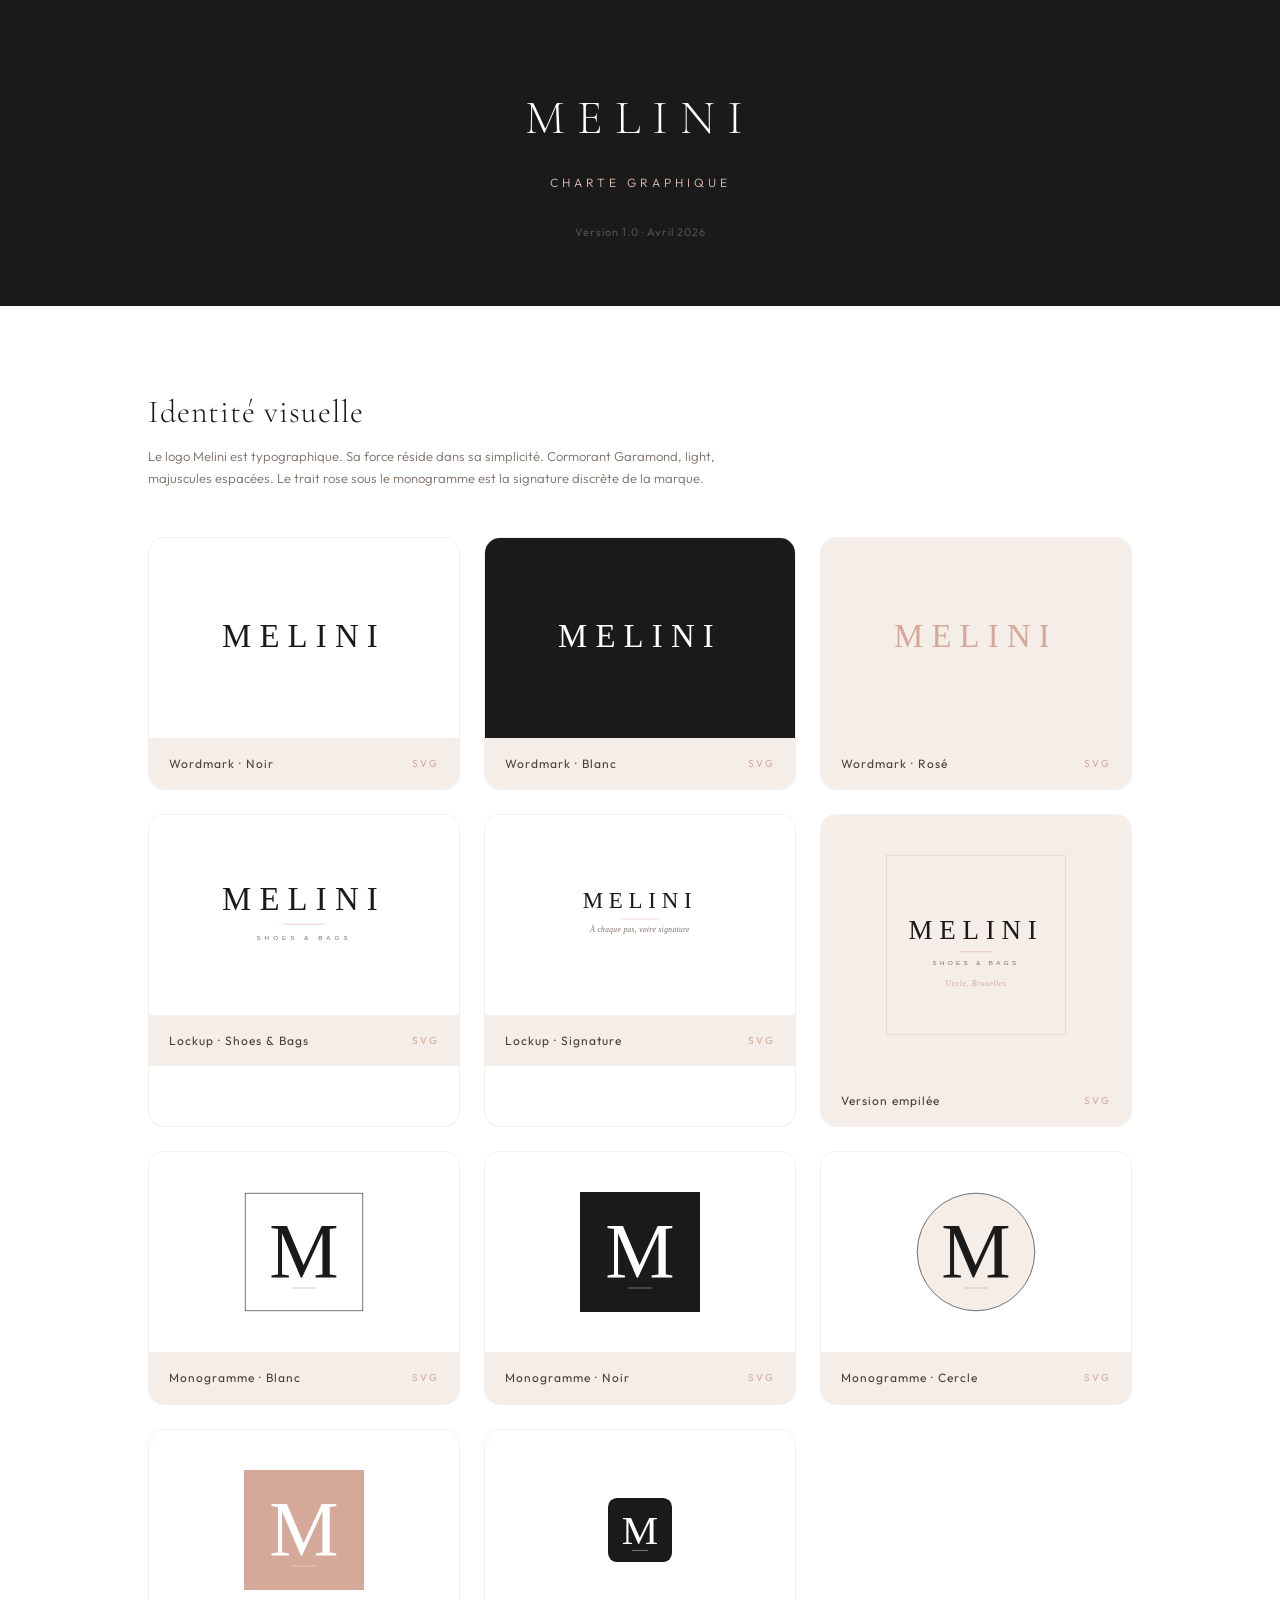
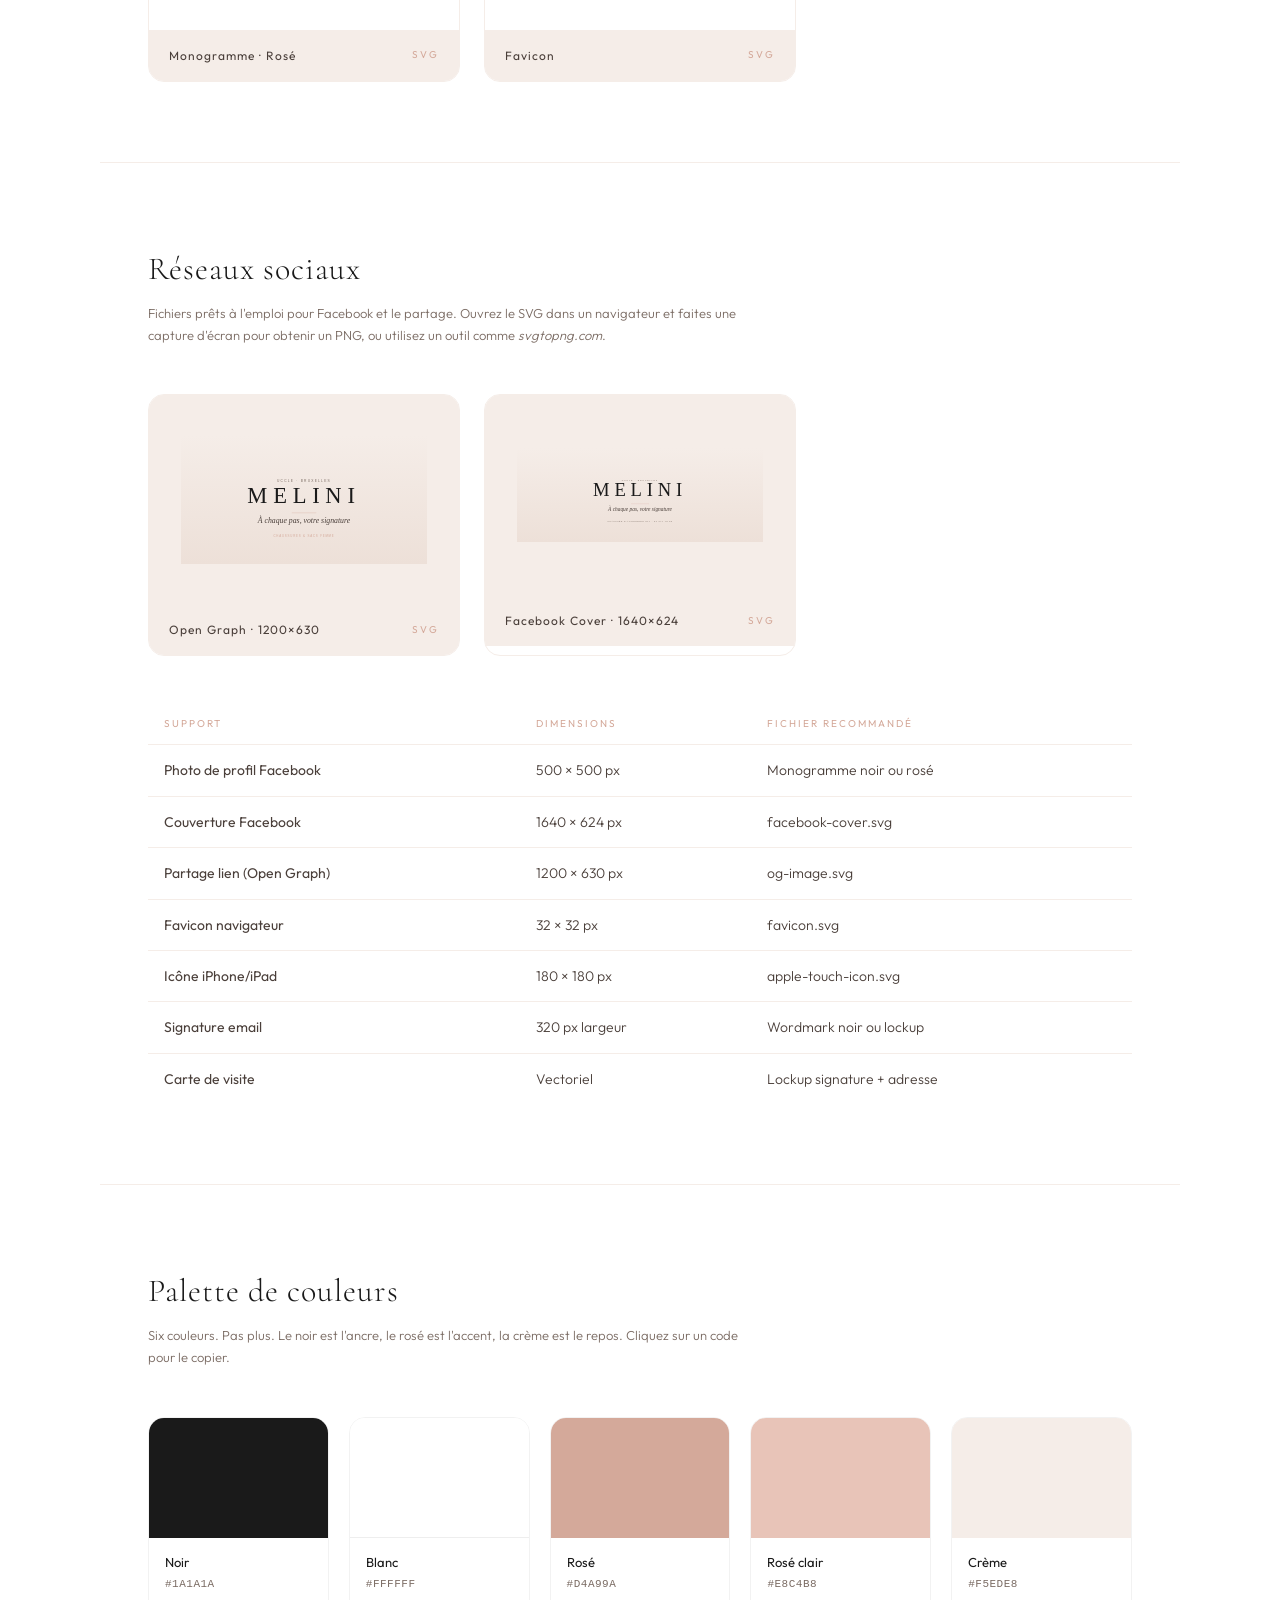
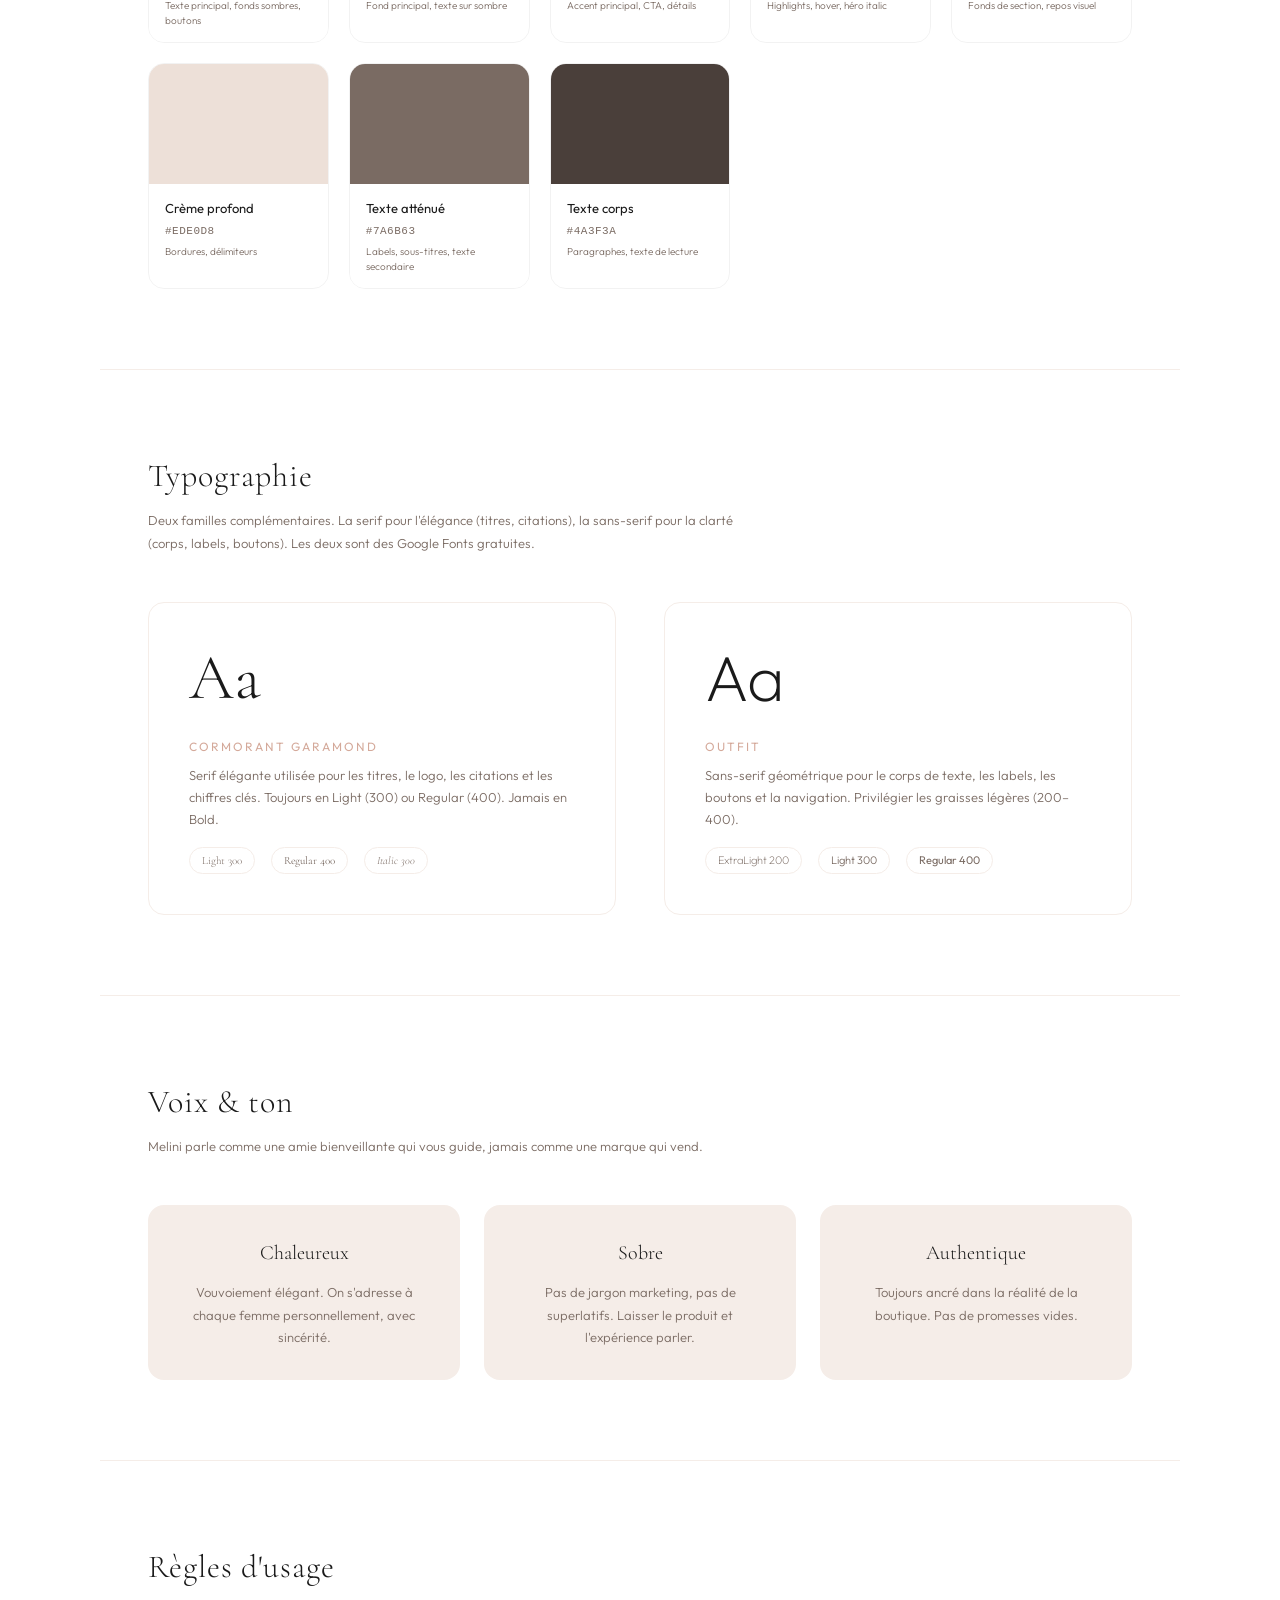
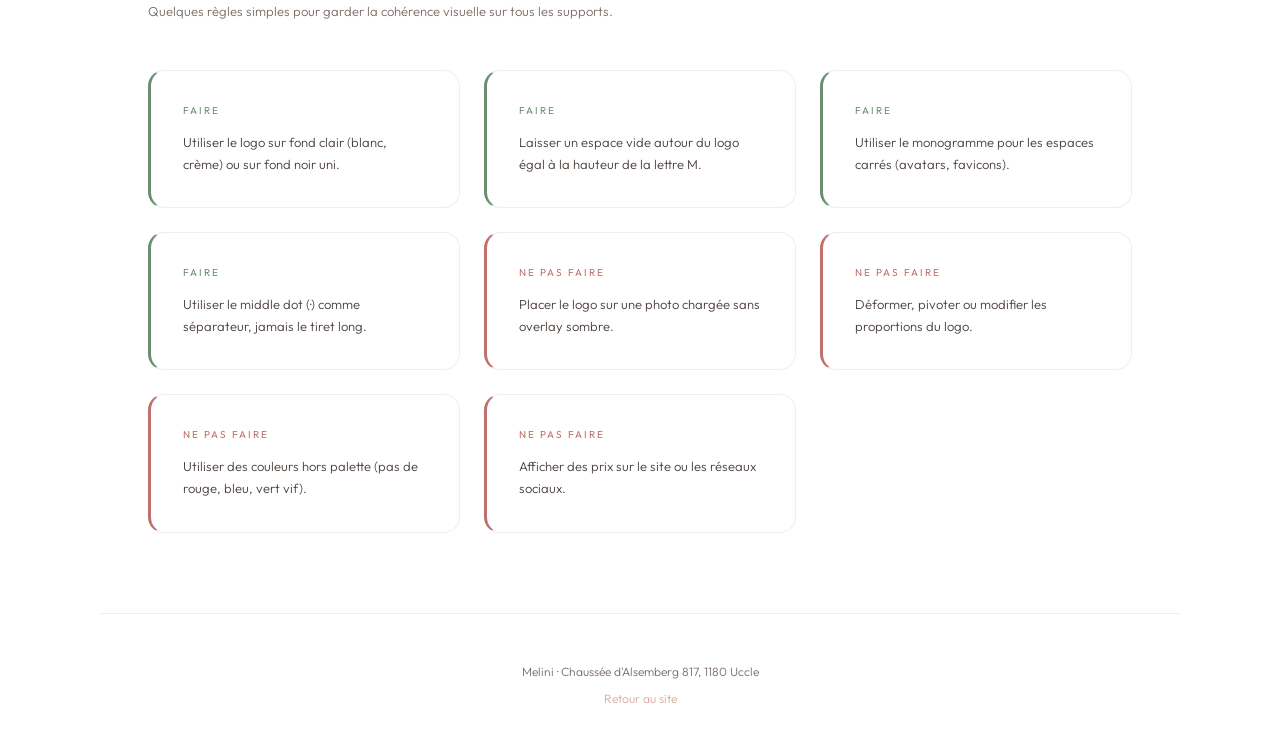
<file: brand/charte.html>
<!DOCTYPE html>
<html lang="fr">
<head>
<meta charset="UTF-8">
<meta name="viewport" content="width=device-width, initial-scale=1.0">
<title>Charte graphique — Melini</title>
<meta name="robots" content="noindex, nofollow">
<link rel="preconnect" href="https://fonts.googleapis.com">
<link rel="preconnect" href="https://fonts.gstatic.com" crossorigin>
<link href="https://fonts.googleapis.com/css2?family=Cormorant+Garamond:ital,wght@0,300;0,400;0,500;0,600;1,300;1,400&family=Outfit:wght@200;300;400;500&display=swap" rel="stylesheet">
<style>
  :root {
    --noir: #1A1A1A;
    --blanc: #FFFFFF;
    --rose: #D4A99A;
    --rose-light: #E8C4B8;
    --creme: #F5EDE8;
    --creme-deep: #EDE0D8;
    --text-muted: #7A6B63;
    --text-body: #4A3F3A;
    --serif: 'Cormorant Garamond', Georgia, serif;
    --sans: 'Outfit', -apple-system, sans-serif;
  }

  *, *::before, *::after { margin: 0; padding: 0; box-sizing: border-box; }
  html { scroll-behavior: smooth; }
  body {
    font-family: var(--sans);
    color: var(--noir);
    background: var(--blanc);
    -webkit-font-smoothing: antialiased;
    line-height: 1.6;
  }
  img { display: block; max-width: 100%; }

  /* --- HEADER --- */
  .brand-header {
    background: var(--noir);
    padding: 80px 48px 64px;
    text-align: center;
  }
  .brand-header h1 {
    font-family: var(--serif);
    font-weight: 300;
    font-size: 48px;
    color: var(--blanc);
    letter-spacing: 12px;
    margin-bottom: 16px;
  }
  .brand-header p {
    font-size: 12px;
    letter-spacing: 4px;
    text-transform: uppercase;
    color: var(--rose-light);
    font-weight: 300;
  }
  .brand-header .version {
    margin-top: 32px;
    font-size: 11px;
    color: rgba(255,255,255,0.25);
    letter-spacing: 1px;
  }

  /* --- LAYOUT --- */
  .brand-section {
    max-width: 1080px;
    margin: 0 auto;
    padding: 80px 48px;
    border-bottom: 1px solid var(--creme);
  }
  .brand-section:last-child { border-bottom: none; }
  .brand-section h2 {
    font-family: var(--serif);
    font-weight: 300;
    font-size: 32px;
    margin-bottom: 8px;
    letter-spacing: 1px;
  }
  .brand-section .subtitle {
    font-size: 13px;
    color: var(--text-muted);
    font-weight: 300;
    margin-bottom: 48px;
    line-height: 1.7;
    max-width: 600px;
  }

  /* --- LOGO GRID --- */
  .logo-grid {
    display: grid;
    grid-template-columns: repeat(auto-fill, minmax(280px, 1fr));
    gap: 24px;
  }
  .logo-card {
    border: 1px solid var(--creme);
    border-radius: 16px;
    overflow: hidden;
    transition: transform 0.4s cubic-bezier(0.32, 0.72, 0, 1);
  }
  .logo-card:hover { transform: translateY(-3px); }
  .logo-preview {
    display: flex;
    align-items: center;
    justify-content: center;
    padding: 40px 32px;
    min-height: 200px;
  }
  .logo-preview.bg-blanc { background: var(--blanc); }
  .logo-preview.bg-noir  { background: var(--noir); }
  .logo-preview.bg-creme { background: var(--creme); }
  .logo-preview.bg-rose  { background: var(--rose); }
  .logo-preview img, .logo-preview object { max-width: 100%; max-height: 120px; }
  .logo-preview.tall img, .logo-preview.tall object { max-height: 180px; }
  .logo-info {
    padding: 16px 20px;
    display: flex;
    align-items: center;
    justify-content: space-between;
    background: var(--creme);
  }
  .logo-name {
    font-size: 12px;
    font-weight: 400;
    letter-spacing: 1px;
    color: var(--text-body);
  }
  .logo-dl {
    font-size: 10px;
    letter-spacing: 2px;
    text-transform: uppercase;
    color: var(--rose);
    text-decoration: none;
    font-weight: 400;
    transition: color 0.3s;
  }
  .logo-dl:hover { color: var(--noir); }

  /* --- COLOR PALETTE --- */
  .palette {
    display: grid;
    grid-template-columns: repeat(auto-fill, minmax(160px, 1fr));
    gap: 20px;
  }
  .swatch {
    border-radius: 16px;
    overflow: hidden;
    border: 1px solid rgba(0,0,0,0.05);
  }
  .swatch-color {
    height: 120px;
    position: relative;
  }
  .swatch-info {
    padding: 14px 16px;
    background: var(--blanc);
  }
  .swatch-name {
    font-size: 13px;
    font-weight: 400;
    color: var(--noir);
    margin-bottom: 4px;
  }
  .swatch-hex {
    font-size: 11px;
    font-family: 'SF Mono', 'Fira Code', monospace;
    color: var(--text-muted);
    letter-spacing: 0.5px;
    cursor: pointer;
    transition: color 0.3s;
  }
  .swatch-hex:hover { color: var(--noir); }
  .swatch-use {
    font-size: 10px;
    color: var(--text-muted);
    font-weight: 300;
    margin-top: 4px;
    line-height: 1.5;
  }
  .copied {
    position: fixed;
    bottom: 32px;
    left: 50%;
    transform: translateX(-50%) translateY(20px);
    background: var(--noir);
    color: var(--blanc);
    padding: 10px 24px;
    border-radius: 100px;
    font-size: 12px;
    letter-spacing: 2px;
    opacity: 0;
    transition: opacity 0.3s, transform 0.3s;
    pointer-events: none;
    z-index: 100;
  }
  .copied.show { opacity: 1; transform: translateX(-50%) translateY(0); }

  /* --- TYPOGRAPHY --- */
  .type-specimens {
    display: grid;
    grid-template-columns: 1fr 1fr;
    gap: 48px;
  }
  .type-card {
    padding: 40px;
    border-radius: 16px;
    border: 1px solid var(--creme);
  }
  .type-sample {
    font-size: 64px;
    line-height: 1.1;
    margin-bottom: 24px;
    color: var(--noir);
  }
  .type-name {
    font-size: 12px;
    letter-spacing: 2px;
    text-transform: uppercase;
    color: var(--rose);
    font-weight: 400;
    margin-bottom: 8px;
  }
  .type-desc {
    font-size: 13px;
    color: var(--text-muted);
    font-weight: 300;
    line-height: 1.7;
  }
  .type-weights {
    margin-top: 16px;
    display: flex;
    gap: 16px;
    flex-wrap: wrap;
  }
  .type-weight {
    font-size: 11px;
    padding: 4px 12px;
    border: 1px solid var(--creme);
    border-radius: 100px;
    color: var(--text-muted);
    font-weight: 300;
  }

  /* --- USAGE RULES --- */
  .rules-grid {
    display: grid;
    grid-template-columns: repeat(auto-fill, minmax(240px, 1fr));
    gap: 24px;
  }
  .rule-card {
    padding: 32px;
    border-radius: 16px;
    border: 1px solid var(--creme);
  }
  .rule-card.do  { border-left: 3px solid #6B8F71; }
  .rule-card.dont { border-left: 3px solid #C0706B; }
  .rule-label {
    font-size: 10px;
    letter-spacing: 2px;
    text-transform: uppercase;
    font-weight: 400;
    margin-bottom: 12px;
  }
  .rule-card.do .rule-label { color: #6B8F71; }
  .rule-card.dont .rule-label { color: #C0706B; }
  .rule-text {
    font-size: 13px;
    color: var(--text-body);
    font-weight: 300;
    line-height: 1.7;
  }

  /* --- VOICE --- */
  .voice-grid {
    display: grid;
    grid-template-columns: repeat(3, 1fr);
    gap: 24px;
  }
  .voice-card {
    padding: 32px;
    border-radius: 16px;
    background: var(--creme);
    text-align: center;
  }
  .voice-card h4 {
    font-family: var(--serif);
    font-size: 20px;
    font-weight: 300;
    margin-bottom: 12px;
    color: var(--noir);
  }
  .voice-card p {
    font-size: 13px;
    color: var(--text-muted);
    font-weight: 300;
    line-height: 1.7;
  }

  /* --- SOCIAL SIZES --- */
  .sizes-table {
    width: 100%;
    border-collapse: collapse;
  }
  .sizes-table th {
    font-size: 10px;
    letter-spacing: 2px;
    text-transform: uppercase;
    color: var(--rose);
    font-weight: 400;
    text-align: left;
    padding: 12px 16px;
    border-bottom: 1px solid var(--creme);
  }
  .sizes-table td {
    font-size: 14px;
    color: var(--text-body);
    font-weight: 300;
    padding: 14px 16px;
    border-bottom: 1px solid var(--creme);
  }
  .sizes-table td:first-child { font-weight: 400; }
  .sizes-table tr:last-child td { border-bottom: none; }

  /* --- FOOTER --- */
  .brand-footer {
    text-align: center;
    padding: 48px;
    color: var(--text-muted);
    font-size: 12px;
    font-weight: 300;
  }
  .brand-footer a {
    color: var(--rose);
    text-decoration: none;
  }

  /* --- RESPONSIVE --- */
  @media (max-width: 768px) {
    .brand-header { padding: 60px 24px 48px; }
    .brand-header h1 { font-size: 32px; letter-spacing: 8px; }
    .brand-section { padding: 60px 24px; }
    .type-specimens { grid-template-columns: 1fr; }
    .voice-grid { grid-template-columns: 1fr; }
    .type-sample { font-size: 48px; }
  }
</style>
</head>
<body>

<header class="brand-header">
  <h1>MELINI</h1>
  <p>Charte graphique</p>
  <div class="version">Version 1.0 &middot; Avril 2026</div>
</header>

<!-- ═══ LOGOS ═══ -->
<section class="brand-section">
  <h2>Identit&eacute; visuelle</h2>
  <p class="subtitle">Le logo Melini est typographique. Sa force r&eacute;side dans sa simplicit&eacute;. Cormorant Garamond, light, majuscules espac&eacute;es. Le trait rose sous le monogramme est la signature discr&egrave;te de la marque.</p>

  <div class="logo-grid">
    <div class="logo-card">
      <div class="logo-preview bg-blanc">
        <img src="logo-melini.svg" alt="Wordmark noir">
      </div>
      <div class="logo-info">
        <span class="logo-name">Wordmark &middot; Noir</span>
        <a href="logo-melini.svg" download class="logo-dl">SVG</a>
      </div>
    </div>

    <div class="logo-card">
      <div class="logo-preview bg-noir">
        <img src="logo-melini-blanc.svg" alt="Wordmark blanc">
      </div>
      <div class="logo-info">
        <span class="logo-name">Wordmark &middot; Blanc</span>
        <a href="logo-melini-blanc.svg" download class="logo-dl">SVG</a>
      </div>
    </div>

    <div class="logo-card">
      <div class="logo-preview bg-creme">
        <img src="logo-melini-rose.svg" alt="Wordmark rosé">
      </div>
      <div class="logo-info">
        <span class="logo-name">Wordmark &middot; Ros&eacute;</span>
        <a href="logo-melini-rose.svg" download class="logo-dl">SVG</a>
      </div>
    </div>

    <div class="logo-card">
      <div class="logo-preview bg-blanc">
        <img src="logo-melini-tagline.svg" alt="Lockup avec tagline">
      </div>
      <div class="logo-info">
        <span class="logo-name">Lockup &middot; Shoes &amp; Bags</span>
        <a href="logo-melini-tagline.svg" download class="logo-dl">SVG</a>
      </div>
    </div>

    <div class="logo-card">
      <div class="logo-preview bg-blanc">
        <img src="logo-melini-signature.svg" alt="Lockup avec signature">
      </div>
      <div class="logo-info">
        <span class="logo-name">Lockup &middot; Signature</span>
        <a href="logo-melini-signature.svg" download class="logo-dl">SVG</a>
      </div>
    </div>

    <div class="logo-card">
      <div class="logo-preview bg-creme tall">
        <img src="logo-melini-stack.svg" alt="Version empilée">
      </div>
      <div class="logo-info">
        <span class="logo-name">Version empil&eacute;e</span>
        <a href="logo-melini-stack.svg" download class="logo-dl">SVG</a>
      </div>
    </div>

    <div class="logo-card">
      <div class="logo-preview bg-blanc">
        <img src="logo-melini-monogram.svg" alt="Monogramme">
      </div>
      <div class="logo-info">
        <span class="logo-name">Monogramme &middot; Blanc</span>
        <a href="logo-melini-monogram.svg" download class="logo-dl">SVG</a>
      </div>
    </div>

    <div class="logo-card">
      <div class="logo-preview bg-blanc">
        <img src="logo-melini-monogram-noir.svg" alt="Monogramme noir">
      </div>
      <div class="logo-info">
        <span class="logo-name">Monogramme &middot; Noir</span>
        <a href="logo-melini-monogram-noir.svg" download class="logo-dl">SVG</a>
      </div>
    </div>

    <div class="logo-card">
      <div class="logo-preview bg-blanc">
        <img src="logo-melini-monogram-cercle.svg" alt="Monogramme cercle">
      </div>
      <div class="logo-info">
        <span class="logo-name">Monogramme &middot; Cercle</span>
        <a href="logo-melini-monogram-cercle.svg" download class="logo-dl">SVG</a>
      </div>
    </div>

    <div class="logo-card">
      <div class="logo-preview bg-blanc">
        <img src="logo-melini-monogram-rose.svg" alt="Monogramme rosé">
      </div>
      <div class="logo-info">
        <span class="logo-name">Monogramme &middot; Ros&eacute;</span>
        <a href="logo-melini-monogram-rose.svg" download class="logo-dl">SVG</a>
      </div>
    </div>

    <div class="logo-card">
      <div class="logo-preview bg-blanc">
        <img src="favicon.svg" alt="Favicon" style="max-height:64px">
      </div>
      <div class="logo-info">
        <span class="logo-name">Favicon</span>
        <a href="favicon.svg" download class="logo-dl">SVG</a>
      </div>
    </div>
  </div>
</section>

<!-- ═══ SOCIAL ═══ -->
<section class="brand-section">
  <h2>R&eacute;seaux sociaux</h2>
  <p class="subtitle">Fichiers pr&ecirc;ts &agrave; l'emploi pour Facebook et le partage. Ouvrez le SVG dans un navigateur et faites une capture d'&eacute;cran pour obtenir un PNG, ou utilisez un outil comme <em>svgtopng.com</em>.</p>

  <div class="logo-grid" style="margin-bottom:48px">
    <div class="logo-card">
      <div class="logo-preview bg-creme tall">
        <img src="og-image.svg" alt="Image Open Graph">
      </div>
      <div class="logo-info">
        <span class="logo-name">Open Graph &middot; 1200&times;630</span>
        <a href="og-image.svg" download class="logo-dl">SVG</a>
      </div>
    </div>

    <div class="logo-card">
      <div class="logo-preview bg-creme tall">
        <img src="facebook-cover.svg" alt="Couverture Facebook">
      </div>
      <div class="logo-info">
        <span class="logo-name">Facebook Cover &middot; 1640&times;624</span>
        <a href="facebook-cover.svg" download class="logo-dl">SVG</a>
      </div>
    </div>
  </div>

  <table class="sizes-table">
    <thead>
      <tr>
        <th>Support</th>
        <th>Dimensions</th>
        <th>Fichier recommand&eacute;</th>
      </tr>
    </thead>
    <tbody>
      <tr>
        <td>Photo de profil Facebook</td>
        <td>500 &times; 500 px</td>
        <td>Monogramme noir ou ros&eacute;</td>
      </tr>
      <tr>
        <td>Couverture Facebook</td>
        <td>1640 &times; 624 px</td>
        <td>facebook-cover.svg</td>
      </tr>
      <tr>
        <td>Partage lien (Open Graph)</td>
        <td>1200 &times; 630 px</td>
        <td>og-image.svg</td>
      </tr>
      <tr>
        <td>Favicon navigateur</td>
        <td>32 &times; 32 px</td>
        <td>favicon.svg</td>
      </tr>
      <tr>
        <td>Ic&ocirc;ne iPhone/iPad</td>
        <td>180 &times; 180 px</td>
        <td>apple-touch-icon.svg</td>
      </tr>
      <tr>
        <td>Signature email</td>
        <td>320 px largeur</td>
        <td>Wordmark noir ou lockup</td>
      </tr>
      <tr>
        <td>Carte de visite</td>
        <td>Vectoriel</td>
        <td>Lockup signature + adresse</td>
      </tr>
    </tbody>
  </table>
</section>

<!-- ═══ COULEURS ═══ -->
<section class="brand-section">
  <h2>Palette de couleurs</h2>
  <p class="subtitle">Six couleurs. Pas plus. Le noir est l'ancre, le ros&eacute; est l'accent, la cr&egrave;me est le repos. Cliquez sur un code pour le copier.</p>

  <div class="palette">
    <div class="swatch">
      <div class="swatch-color" style="background:#1A1A1A"></div>
      <div class="swatch-info">
        <div class="swatch-name">Noir</div>
        <div class="swatch-hex" data-hex="#1A1A1A">#1A1A1A</div>
        <div class="swatch-use">Texte principal, fonds sombres, boutons</div>
      </div>
    </div>

    <div class="swatch">
      <div class="swatch-color" style="background:#FFFFFF; border-bottom: 1px solid #eee"></div>
      <div class="swatch-info">
        <div class="swatch-name">Blanc</div>
        <div class="swatch-hex" data-hex="#FFFFFF">#FFFFFF</div>
        <div class="swatch-use">Fond principal, texte sur sombre</div>
      </div>
    </div>

    <div class="swatch">
      <div class="swatch-color" style="background:#D4A99A"></div>
      <div class="swatch-info">
        <div class="swatch-name">Ros&eacute;</div>
        <div class="swatch-hex" data-hex="#D4A99A">#D4A99A</div>
        <div class="swatch-use">Accent principal, CTA, d&eacute;tails</div>
      </div>
    </div>

    <div class="swatch">
      <div class="swatch-color" style="background:#E8C4B8"></div>
      <div class="swatch-info">
        <div class="swatch-name">Ros&eacute; clair</div>
        <div class="swatch-hex" data-hex="#E8C4B8">#E8C4B8</div>
        <div class="swatch-use">Highlights, hover, h&eacute;ro italic</div>
      </div>
    </div>

    <div class="swatch">
      <div class="swatch-color" style="background:#F5EDE8"></div>
      <div class="swatch-info">
        <div class="swatch-name">Cr&egrave;me</div>
        <div class="swatch-hex" data-hex="#F5EDE8">#F5EDE8</div>
        <div class="swatch-use">Fonds de section, repos visuel</div>
      </div>
    </div>

    <div class="swatch">
      <div class="swatch-color" style="background:#EDE0D8"></div>
      <div class="swatch-info">
        <div class="swatch-name">Cr&egrave;me profond</div>
        <div class="swatch-hex" data-hex="#EDE0D8">#EDE0D8</div>
        <div class="swatch-use">Bordures, d&eacute;limiteurs</div>
      </div>
    </div>

    <div class="swatch">
      <div class="swatch-color" style="background:#7A6B63"></div>
      <div class="swatch-info">
        <div class="swatch-name">Texte att&eacute;nu&eacute;</div>
        <div class="swatch-hex" data-hex="#7A6B63">#7A6B63</div>
        <div class="swatch-use">Labels, sous-titres, texte secondaire</div>
      </div>
    </div>

    <div class="swatch">
      <div class="swatch-color" style="background:#4A3F3A"></div>
      <div class="swatch-info">
        <div class="swatch-name">Texte corps</div>
        <div class="swatch-hex" data-hex="#4A3F3A">#4A3F3A</div>
        <div class="swatch-use">Paragraphes, texte de lecture</div>
      </div>
    </div>
  </div>
</section>

<!-- ═══ TYPOGRAPHIE ═══ -->
<section class="brand-section">
  <h2>Typographie</h2>
  <p class="subtitle">Deux familles compl&eacute;mentaires. La serif pour l'&eacute;l&eacute;gance (titres, citations), la sans-serif pour la clart&eacute; (corps, labels, boutons). Les deux sont des Google Fonts gratuites.</p>

  <div class="type-specimens">
    <div class="type-card">
      <div class="type-sample" style="font-family:var(--serif);font-weight:300">Aa</div>
      <div class="type-name">Cormorant Garamond</div>
      <div class="type-desc">
        Serif &eacute;l&eacute;gante utilis&eacute;e pour les titres, le logo, les citations et les chiffres cl&eacute;s. Toujours en Light (300) ou Regular (400). Jamais en Bold.
      </div>
      <div class="type-weights">
        <span class="type-weight" style="font-family:var(--serif);font-weight:300">Light 300</span>
        <span class="type-weight" style="font-family:var(--serif);font-weight:400">Regular 400</span>
        <span class="type-weight" style="font-family:var(--serif);font-weight:300;font-style:italic">Italic 300</span>
      </div>
    </div>

    <div class="type-card">
      <div class="type-sample" style="font-family:var(--sans);font-weight:200">Aa</div>
      <div class="type-name">Outfit</div>
      <div class="type-desc">
        Sans-serif g&eacute;om&eacute;trique pour le corps de texte, les labels, les boutons et la navigation. Privil&eacute;gier les graisses l&eacute;g&egrave;res (200&ndash;400).
      </div>
      <div class="type-weights">
        <span class="type-weight" style="font-family:var(--sans);font-weight:200">ExtraLight 200</span>
        <span class="type-weight" style="font-family:var(--sans);font-weight:300">Light 300</span>
        <span class="type-weight" style="font-family:var(--sans);font-weight:400">Regular 400</span>
      </div>
    </div>
  </div>
</section>

<!-- ═══ VOIX ═══ -->
<section class="brand-section">
  <h2>Voix &amp; ton</h2>
  <p class="subtitle">Melini parle comme une amie bienveillante qui vous guide, jamais comme une marque qui vend.</p>

  <div class="voice-grid">
    <div class="voice-card">
      <h4>Chaleureux</h4>
      <p>Vouvoiement &eacute;l&eacute;gant. On s'adresse &agrave; chaque femme personnellement, avec sinc&eacute;rit&eacute;.</p>
    </div>
    <div class="voice-card">
      <h4>Sobre</h4>
      <p>Pas de jargon marketing, pas de superlatifs. Laisser le produit et l'exp&eacute;rience parler.</p>
    </div>
    <div class="voice-card">
      <h4>Authentique</h4>
      <p>Toujours ancr&eacute; dans la r&eacute;alit&eacute; de la boutique. Pas de promesses vides.</p>
    </div>
  </div>
</section>

<!-- ═══ REGLES ═══ -->
<section class="brand-section">
  <h2>R&egrave;gles d'usage</h2>
  <p class="subtitle">Quelques r&egrave;gles simples pour garder la coh&eacute;rence visuelle sur tous les supports.</p>

  <div class="rules-grid">
    <div class="rule-card do">
      <div class="rule-label">Faire</div>
      <div class="rule-text">Utiliser le logo sur fond clair (blanc, cr&egrave;me) ou sur fond noir uni.</div>
    </div>
    <div class="rule-card do">
      <div class="rule-label">Faire</div>
      <div class="rule-text">Laisser un espace vide autour du logo &eacute;gal &agrave; la hauteur de la lettre M.</div>
    </div>
    <div class="rule-card do">
      <div class="rule-label">Faire</div>
      <div class="rule-text">Utiliser le monogramme pour les espaces carr&eacute;s (avatars, favicons).</div>
    </div>
    <div class="rule-card do">
      <div class="rule-label">Faire</div>
      <div class="rule-text">Utiliser le middle dot (&middot;) comme s&eacute;parateur, jamais le tiret long.</div>
    </div>
    <div class="rule-card dont">
      <div class="rule-label">Ne pas faire</div>
      <div class="rule-text">Placer le logo sur une photo charg&eacute;e sans overlay sombre.</div>
    </div>
    <div class="rule-card dont">
      <div class="rule-label">Ne pas faire</div>
      <div class="rule-text">D&eacute;former, pivoter ou modifier les proportions du logo.</div>
    </div>
    <div class="rule-card dont">
      <div class="rule-label">Ne pas faire</div>
      <div class="rule-text">Utiliser des couleurs hors palette (pas de rouge, bleu, vert vif).</div>
    </div>
    <div class="rule-card dont">
      <div class="rule-label">Ne pas faire</div>
      <div class="rule-text">Afficher des prix sur le site ou les r&eacute;seaux sociaux.</div>
    </div>
  </div>
</section>

<!-- ═══ FOOTER ═══ -->
<footer class="brand-footer">
  <p>Melini &middot; Chauss&eacute;e d'Alsemberg 817, 1180 Uccle</p>
  <p style="margin-top:8px"><a href="/">Retour au site</a></p>
</footer>

<div class="copied" id="copied">Copi&eacute;</div>

<script>
document.querySelectorAll('.swatch-hex').forEach(function(el) {
  el.addEventListener('click', function() {
    var hex = el.getAttribute('data-hex');
    navigator.clipboard.writeText(hex).then(function() {
      var toast = document.getElementById('copied');
      toast.classList.add('show');
      setTimeout(function() { toast.classList.remove('show'); }, 1500);
    });
  });
});
</script>

</body>
</html>
</file>
